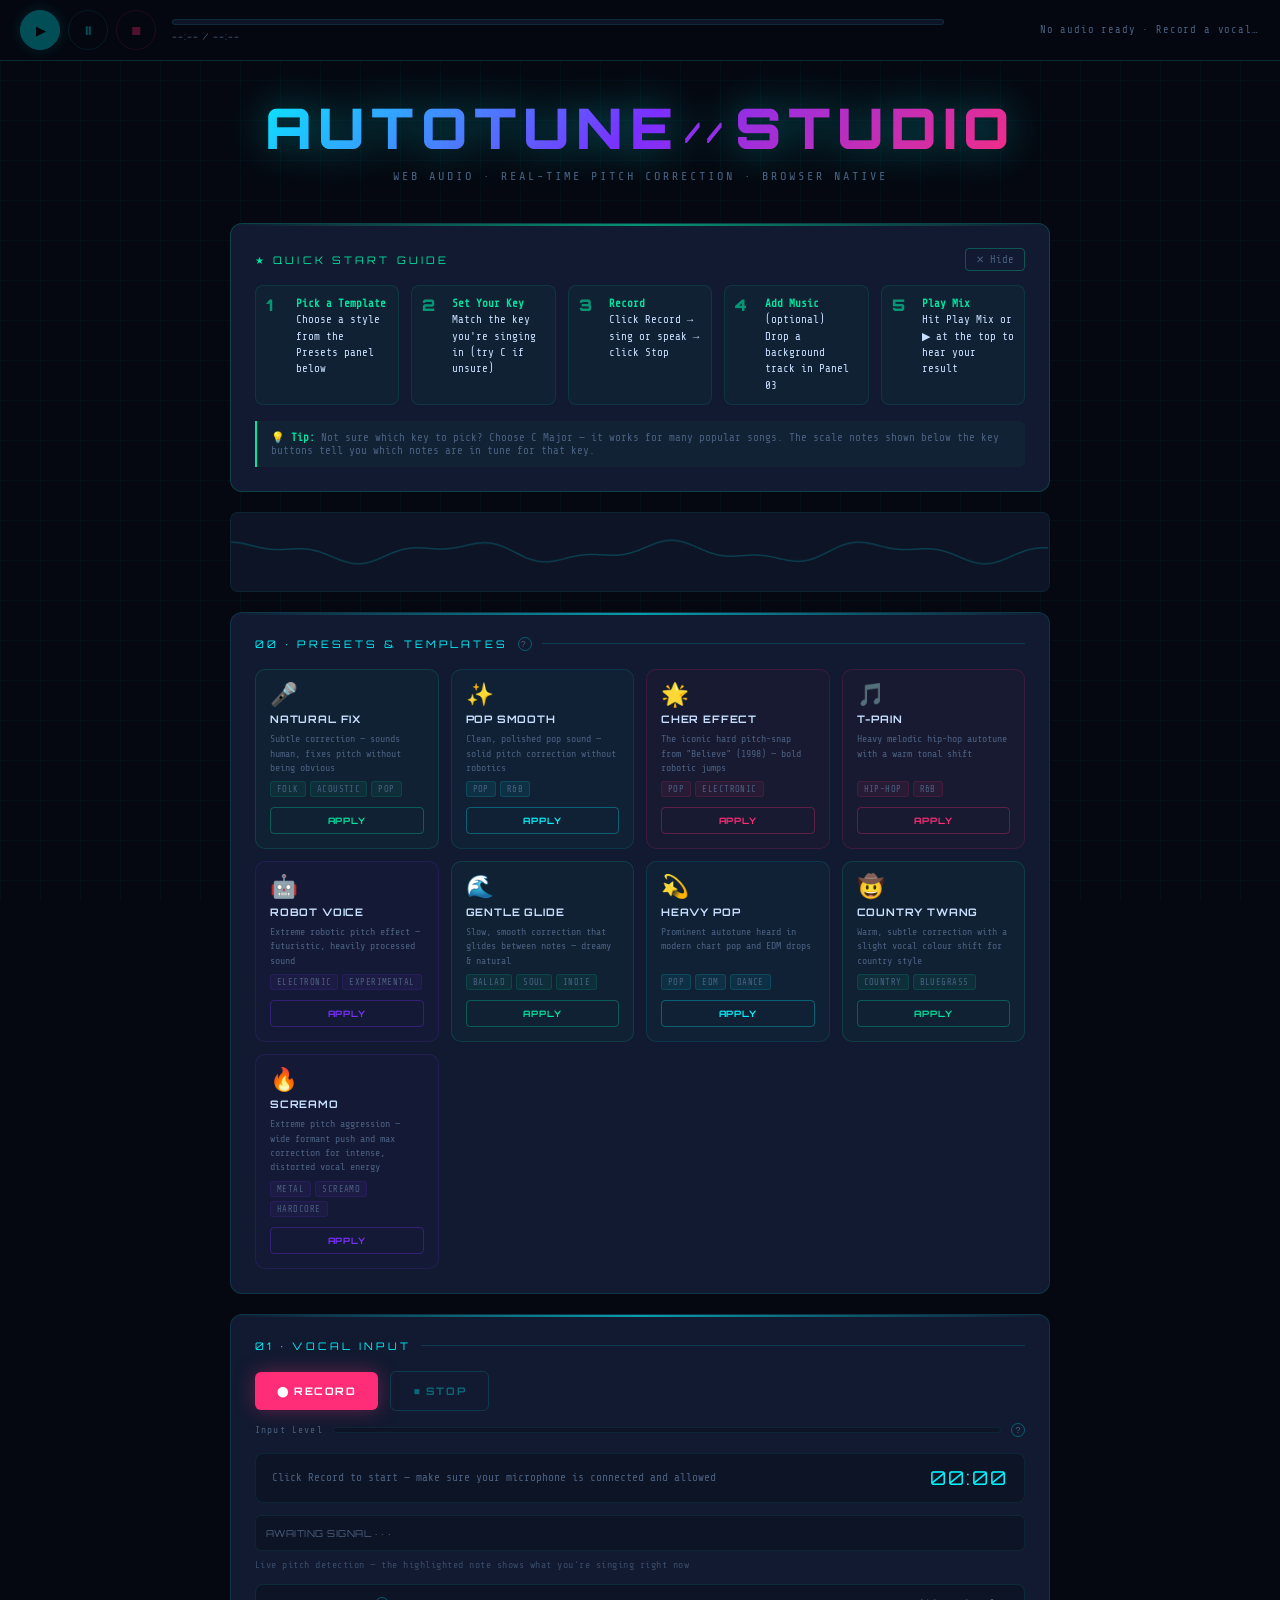
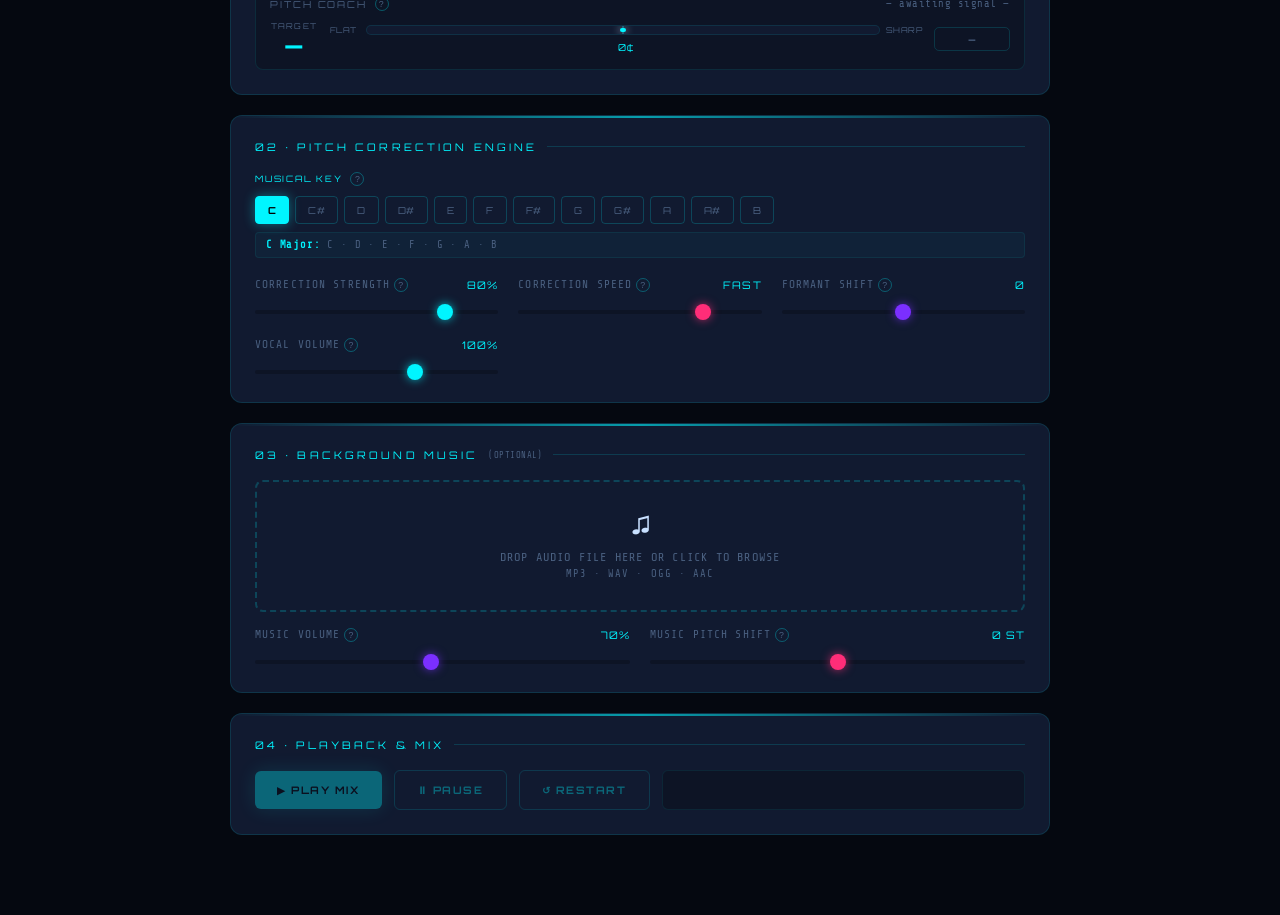
<file: index.html>
<!DOCTYPE html>
<html lang="en">
<head>
  <meta charset="UTF-8">
  <meta name="viewport" content="width=device-width, initial-scale=1.0">
  <title>AutoTune Studio</title>
  <link rel="stylesheet" href="css/styles.css">
</head>
<body>

<!-- ─── Transport Bar (sticky) ─────────────────────────────────────────────── -->
<div class="transport-bar">
  <div class="transport-controls">
    <button class="transport-btn transport-play" id="transportPlay" disabled title="Play / Process Mix">▶</button>
    <button class="transport-btn"                id="transportPause" disabled title="Pause / Resume">⏸</button>
    <button class="transport-btn transport-stop" id="transportStop"  disabled title="Stop &amp; Reset">⏹</button>
  </div>

  <div class="transport-center">
    <div class="progress-track" id="progressTrack" title="Click to seek">
      <div class="progress-fill" id="progressFill"></div>
    </div>
    <span class="transport-time" id="transportTime">--:-- / --:--</span>
  </div>

  <div class="transport-spinner" id="transportSpinner">
    <div class="spinner-ring"></div>
    <span>Applying</span>
  </div>
  <span class="transport-label" id="transportLabel">No audio ready · Record a vocal or load a music file</span>
</div>

<!-- ─── Main Container ──────────────────────────────────────────────────────── -->
<div class="container">

  <header>
    <div class="logo">AUTOTUNE<span style="color:#fff;font-size:0.5em;vertical-align:middle;margin:0 6px">//</span>STUDIO</div>
    <div class="tagline">Web Audio · Real-Time Pitch Correction · Browser Native</div>
  </header>

  <!-- Quick Start Guide ─────────────────────────────────────────────────────── -->
  <div class="panel panel-guide" id="guidePanel">
    <div class="panel-title" style="margin-bottom:14px">
      ★ Quick Start Guide
      <button class="guide-close" id="guideClose">✕ Hide</button>
    </div>
    <div class="guide-steps">
      <div class="guide-step">
        <div class="step-num">1</div>
        <div class="step-text"><strong>Pick a Template</strong><br>Choose a style from the Presets panel below</div>
      </div>
      <div class="guide-step">
        <div class="step-num">2</div>
        <div class="step-text"><strong>Set Your Key</strong><br>Match the key you're singing in (try C if unsure)</div>
      </div>
      <div class="guide-step">
        <div class="step-num">3</div>
        <div class="step-text"><strong>Record</strong><br>Click Record → sing or speak → click Stop</div>
      </div>
      <div class="guide-step">
        <div class="step-num">4</div>
        <div class="step-text"><strong>Add Music</strong> (optional)<br>Drop a background track in Panel 03</div>
      </div>
      <div class="guide-step">
        <div class="step-num">5</div>
        <div class="step-text"><strong>Play Mix</strong><br>Hit Play Mix or ▶ at the top to hear your result</div>
      </div>
    </div>
    <div class="guide-tip">💡 <strong>Tip:</strong> Not sure which key to pick? Choose C Major — it works for many popular songs. The scale notes shown below the key buttons tell you which notes are in tune for that key.</div>
  </div>

  <!-- Visualizer ───────────────────────────────────────────────────────────── -->
  <canvas id="visualizer"></canvas>

  <!-- 00 · Presets & Templates ──────────────────────────────────────────────── -->
  <div class="panel">
    <div class="panel-title">
      00 · Presets &amp; Templates
      <span class="help-icon" data-tooltip="One-click settings for popular autotune styles. Apply a preset then record — you can still tweak individual sliders after.">?</span>
    </div>
    <div class="templates-grid" id="templatesGrid">
      <!-- Rendered by templates.js -->
    </div>
  </div>

  <!-- 01 · Vocal Input ──────────────────────────────────────────────────────── -->
  <div class="panel">
    <div class="panel-title">01 · Vocal Input</div>

    <div class="controls-row" style="margin-bottom:12px">
      <button class="btn btn-danger" id="recordBtn">⬤ Record</button>
      <button class="btn btn-secondary" id="stopBtn" disabled>■ Stop</button>
      <div class="rec-indicator" id="recIndicator">
        <div class="rec-dot"></div> RECORDING
      </div>
    </div>

    <!-- Input level meter -->
    <div class="level-meter-wrap">
      <span class="level-label">Input Level</span>
      <div class="level-meter">
        <div class="level-fill" id="levelFill"></div>
      </div>
      <span class="help-icon" data-tooltip="Shows how loud your microphone input is. Keep it mostly in the blue/purple range — if it turns red/pink you may be clipping (too loud).">?</span>
    </div>

    <div class="status-bar">
      <span class="status-text" id="micStatus">Click Record to start — make sure your microphone is connected and allowed</span>
      <span class="timer" id="timer">00:00</span>
    </div>

    <div class="note-ticker">
      <div class="note-ticker-inner" id="noteTicker">AWAITING SIGNAL · · ·</div>
    </div>
    <div class="note-hint">Live pitch detection — the highlighted note shows what you're singing right now</div>

    <!-- Pitch Coach ──────────────────────────────────────────── -->
    <div class="pitch-coach">
      <div class="pitch-coach-header">
        <span>PITCH COACH</span>
        <span class="help-icon" data-tooltip="Real-time feedback while you sing. The needle shows how flat or sharp you are relative to the nearest note in your selected key. Green = in key, yellow = slightly off, red = off.">?</span>
        <span class="pitch-coach-status" id="pitchCoachStatus">— awaiting signal —</span>
      </div>
      <div class="pitch-coach-display">
        <div class="pitch-target">
          <span class="pitch-target-label">TARGET</span>
          <span class="pitch-target-note" id="pitchTargetNote">—</span>
        </div>
        <div class="pitch-cents-area">
          <div class="pitch-cents-bar-wrap">
            <span class="pitch-cents-label">FLAT</span>
            <div class="pitch-cents-bar">
              <div class="pitch-cents-center"></div>
              <div class="pitch-cents-needle" id="pitchCentsNeedle"></div>
            </div>
            <span class="pitch-cents-label">SHARP</span>
          </div>
          <div class="pitch-cents-value" id="pitchCentsValue">0¢</div>
        </div>
        <div class="pitch-inkey" id="pitchInKey">—</div>
      </div>
    </div>

    <!-- Post-recording pitch summary ────────────────────────── -->
    <div class="pitch-summary" id="pitchSummary" style="display:none">
      <div class="pitch-summary-title">SESSION SUMMARY</div>
      <div id="pitchSummaryContent"></div>
    </div>
  </div>

  <!-- 02 · Pitch Correction Engine ──────────────────────────────────────────── -->
  <div class="panel">
    <div class="panel-title">02 · Pitch Correction Engine</div>

    <!-- Key Selector -->
    <div style="margin-bottom:20px">
      <div style="display:flex;align-items:center;gap:8px;margin-bottom:10px">
        <span style="font-family:'Orbitron',sans-serif;font-size:0.55rem;letter-spacing:0.2em;color:var(--accent);text-transform:uppercase">Musical Key</span>
        <span class="help-icon" data-tooltip="Pick the key your song is in. Autotune will snap your pitch to notes in this scale. If you don't know the key, try C — it's the most common for beginners.">?</span>
      </div>
      <div class="key-selector" id="keySelector">
        <button class="key-btn active" data-key="C">C</button>
        <button class="key-btn" data-key="C#">C#</button>
        <button class="key-btn" data-key="D">D</button>
        <button class="key-btn" data-key="D#">D#</button>
        <button class="key-btn" data-key="E">E</button>
        <button class="key-btn" data-key="F">F</button>
        <button class="key-btn" data-key="F#">F#</button>
        <button class="key-btn" data-key="G">G</button>
        <button class="key-btn" data-key="G#">G#</button>
        <button class="key-btn" data-key="A">A</button>
        <button class="key-btn" data-key="A#">A#</button>
        <button class="key-btn" data-key="B">B</button>
      </div>
      <div class="scale-notes" id="scaleNotes">C Major: C · D · E · F · G · A · B</div>
    </div>

    <!-- Sliders -->
    <div class="knob-row">
      <div class="knob-group">
        <label>
          Correction Strength
          <span class="help-icon" data-tooltip="How aggressively pitch is snapped to the scale. 0% = no effect. 100% = hard snap (robotic Cher/T-Pain sound). Start around 75% for natural pop.">?</span>
          <span class="val" id="correctionVal">80%</span>
        </label>
        <input type="range" id="correctionStrength" min="0" max="100" value="80">
      </div>

      <div class="knob-group">
        <label>
          Correction Speed
          <span class="help-icon" data-tooltip="How quickly pitch snaps to the target note. Fast = robotic effect (Cher, T-Pain). Slow = smooth, natural glide between notes. Med is a good default.">?</span>
          <span class="val" id="speedVal">Fast</span>
        </label>
        <input type="range" class="pink" id="correctionSpeed" min="1" max="10" value="8">
      </div>

      <div class="knob-group">
        <label>
          Formant Shift
          <span class="help-icon" data-tooltip="Changes your vocal tone/character without moving pitch. Positive = thinner, higher resonance. Negative = deeper, fuller sound. Leave at 0 to start.">?</span>
          <span class="val" id="formantVal">0</span>
        </label>
        <input type="range" class="purple" id="formantShift" min="-6" max="6" value="0">
      </div>

      <div class="knob-group">
        <label>
          Vocal Volume
          <span class="help-icon" data-tooltip="Controls how loud your processed vocal is in the final mix. 100% is the default. Raise if vocals feel buried; lower if they're too dominant.">?</span>
          <span class="val" id="vocalVolVal">100%</span>
        </label>
        <input type="range" id="vocalVol" min="0" max="150" value="100">
      </div>
    </div>
  </div>

  <!-- 03 · Background Music ──────────────────────────────────────────────────── -->
  <div class="panel">
    <div class="panel-title">
      03 · Background Music
      <span style="font-size:0.55rem;color:var(--dim);font-family:'Share Tech Mono',monospace;font-weight:normal;letter-spacing:0.05em">(optional)</span>
    </div>

    <div class="upload-zone" id="uploadZone">
      <input type="file" id="musicFile" accept="audio/*">
      <div class="upload-icon">♫</div>
      <div class="upload-text">DROP AUDIO FILE HERE OR CLICK TO BROWSE</div>
      <div class="upload-text" style="margin-top:4px;font-size:0.65rem">MP3 · WAV · OGG · AAC</div>
      <div class="upload-name" id="musicName"></div>
    </div>

    <div class="knob-row" style="margin-top:16px">
      <div class="knob-group">
        <label>
          Music Volume
          <span class="help-icon" data-tooltip="Balance the background track against your vocal. 60–80% is a typical starting mix. Raise if music is too quiet; lower if it drowns your voice.">?</span>
          <span class="val" id="musicVolVal">70%</span>
        </label>
        <input type="range" class="purple" id="musicVol" min="0" max="150" value="70">
      </div>

      <div class="knob-group">
        <label>
          Music Pitch Shift
          <span class="help-icon" data-tooltip="Shifts the background track's pitch up or down by semitones. Use this to match the music's key to your vocal without reprocessing the audio.">?</span>
          <span class="val" id="musicPitchVal">0 st</span>
        </label>
        <input type="range" class="pink" id="musicPitch" min="-12" max="12" value="0">
      </div>
    </div>
  </div>

  <!-- 04 · Playback & Mix ────────────────────────────────────────────────────── -->
  <div class="panel">
    <div class="panel-title">04 · Playback &amp; Mix</div>

    <div class="playback-row">
      <button class="btn btn-primary shimmer" id="playBtn" disabled>▶ Play Mix</button>
      <button class="btn btn-secondary" id="pauseBtn"  disabled>⏸ Pause</button>
      <button class="btn btn-secondary" id="replayBtn" disabled>↺ Restart</button>
      <canvas class="waveform-mini" id="waveformMini"></canvas>
    </div>

    <button class="btn btn-purple shimmer" id="downloadBtn">⬇ Download Mixed Audio</button>
  </div>

</div><!-- /container -->

<!-- Scripts — order matters: state → utils → templates → visualizer → recorder → engine → ui -->
<script src="js/state.js"></script>
<script src="js/utils.js"></script>
<script src="js/templates.js"></script>
<script src="js/visualizer.js"></script>
<script src="js/recorder.js"></script>
<script src="js/audio-engine.js"></script>
<script src="js/ui.js"></script>

</body>
</html>
</file>
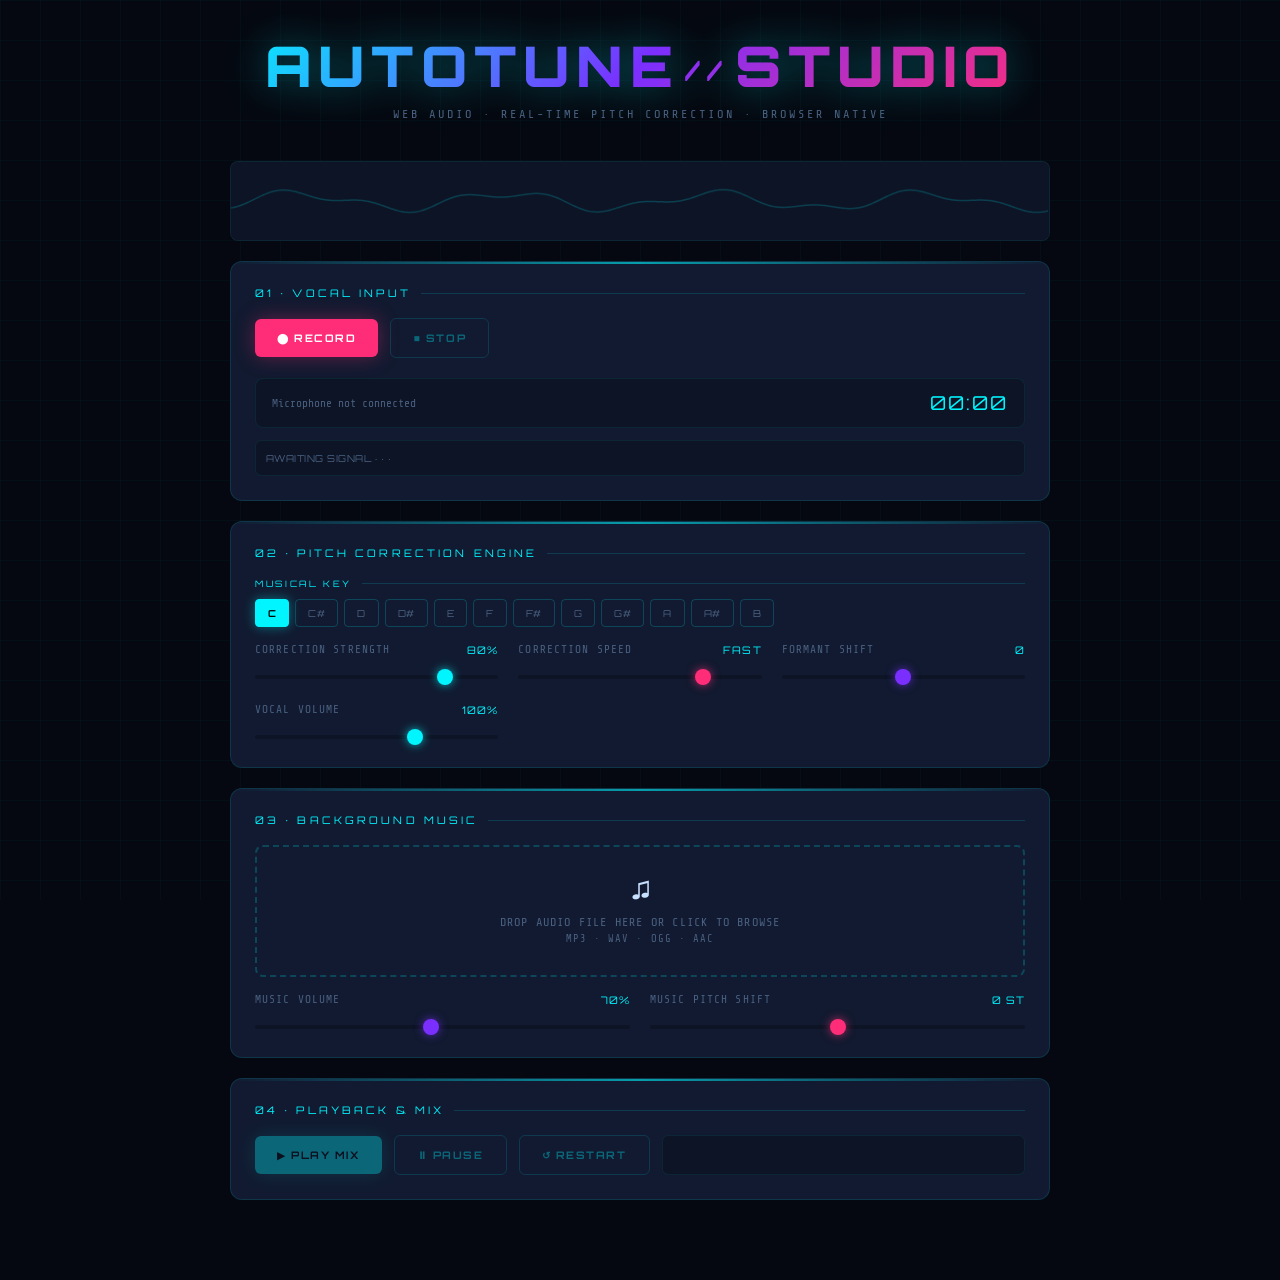
<file: autotune-studio.html>
<!DOCTYPE html>
<html lang="en">
<head>
<meta charset="UTF-8">
<meta name="viewport" content="width=device-width, initial-scale=1.0">
<title>AutoTune Studio</title>
<style>
  @import url('https://fonts.googleapis.com/css2?family=Orbitron:wght@400;700;900&family=Share+Tech+Mono&display=swap');

  :root {
    --bg: #050810;
    --surface: #0d1425;
    --panel: #111a30;
    --accent: #00f5ff;
    --accent2: #ff2d78;
    --accent3: #7b2fff;
    --glow: rgba(0,245,255,0.15);
    --text: #c8e0ff;
    --dim: #4a6080;
  }

  * { margin: 0; padding: 0; box-sizing: border-box; }

  body {
    background: var(--bg);
    color: var(--text);
    font-family: 'Share Tech Mono', monospace;
    min-height: 100vh;
    overflow-x: hidden;
  }

  /* Grid background */
  body::before {
    content: '';
    position: fixed;
    inset: 0;
    background-image:
      linear-gradient(rgba(0,245,255,0.03) 1px, transparent 1px),
      linear-gradient(90deg, rgba(0,245,255,0.03) 1px, transparent 1px);
    background-size: 40px 40px;
    pointer-events: none;
    z-index: 0;
  }

  .container {
    position: relative;
    z-index: 1;
    max-width: 860px;
    margin: 0 auto;
    padding: 30px 20px 60px;
  }

  header {
    text-align: center;
    margin-bottom: 40px;
  }

  .logo {
    font-family: 'Orbitron', sans-serif;
    font-weight: 900;
    font-size: clamp(2rem, 6vw, 3.5rem);
    letter-spacing: 0.12em;
    background: linear-gradient(135deg, var(--accent), var(--accent3), var(--accent2));
    -webkit-background-clip: text;
    -webkit-text-fill-color: transparent;
    background-clip: text;
    filter: drop-shadow(0 0 20px rgba(0,245,255,0.4));
  }

  .tagline {
    color: var(--dim);
    font-size: 0.75rem;
    letter-spacing: 0.25em;
    margin-top: 6px;
    text-transform: uppercase;
  }

  /* Panels */
  .panel {
    background: var(--panel);
    border: 1px solid rgba(0,245,255,0.12);
    border-radius: 12px;
    padding: 24px;
    margin-bottom: 20px;
    position: relative;
    overflow: hidden;
  }

  .panel::before {
    content: '';
    position: absolute;
    top: 0; left: 0; right: 0;
    height: 2px;
    background: linear-gradient(90deg, transparent, var(--accent), transparent);
    opacity: 0.6;
  }

  .panel-title {
    font-family: 'Orbitron', sans-serif;
    font-size: 0.65rem;
    letter-spacing: 0.3em;
    color: var(--accent);
    text-transform: uppercase;
    margin-bottom: 18px;
    display: flex;
    align-items: center;
    gap: 10px;
  }

  .panel-title::after {
    content: '';
    flex: 1;
    height: 1px;
    background: rgba(0,245,255,0.15);
  }

  /* Visualizer */
  #visualizer {
    width: 100%;
    height: 80px;
    border-radius: 8px;
    background: var(--surface);
    border: 1px solid rgba(0,245,255,0.08);
    display: block;
    margin-bottom: 20px;
  }

  /* Controls row */
  .controls-row {
    display: flex;
    gap: 12px;
    align-items: center;
    flex-wrap: wrap;
  }

  /* Buttons */
  .btn {
    font-family: 'Orbitron', sans-serif;
    font-size: 0.65rem;
    letter-spacing: 0.15em;
    font-weight: 700;
    padding: 12px 22px;
    border: none;
    border-radius: 6px;
    cursor: pointer;
    transition: all 0.2s;
    text-transform: uppercase;
    position: relative;
    overflow: hidden;
  }

  .btn:disabled { opacity: 0.35; cursor: not-allowed; }

  .btn-primary {
    background: var(--accent);
    color: #000;
    box-shadow: 0 0 20px rgba(0,245,255,0.35);
  }
  .btn-primary:hover:not(:disabled) {
    background: #fff;
    box-shadow: 0 0 30px rgba(0,245,255,0.6);
  }

  .btn-danger {
    background: var(--accent2);
    color: #fff;
    box-shadow: 0 0 20px rgba(255,45,120,0.35);
  }
  .btn-danger:hover:not(:disabled) {
    box-shadow: 0 0 30px rgba(255,45,120,0.6);
  }

  .btn-secondary {
    background: transparent;
    color: var(--accent);
    border: 1px solid rgba(0,245,255,0.4);
  }
  .btn-secondary:hover:not(:disabled) {
    background: var(--glow);
    border-color: var(--accent);
  }

  .btn-purple {
    background: var(--accent3);
    color: #fff;
    box-shadow: 0 0 20px rgba(123,47,255,0.35);
  }
  .btn-purple:hover:not(:disabled) {
    box-shadow: 0 0 30px rgba(123,47,255,0.6);
  }

  /* Recording indicator */
  .rec-indicator {
    display: none;
    align-items: center;
    gap: 8px;
    color: var(--accent2);
    font-size: 0.75rem;
    letter-spacing: 0.1em;
  }
  .rec-indicator.active { display: flex; }
  .rec-dot {
    width: 8px; height: 8px;
    border-radius: 50%;
    background: var(--accent2);
    animation: blink 1s infinite;
  }
  @keyframes blink { 0%,100% { opacity: 1; } 50% { opacity: 0.2; } }

  /* Sliders */
  .knob-row {
    display: grid;
    grid-template-columns: repeat(auto-fit, minmax(180px, 1fr));
    gap: 20px;
    margin-top: 4px;
  }

  .knob-group label {
    display: flex;
    justify-content: space-between;
    font-size: 0.7rem;
    color: var(--dim);
    letter-spacing: 0.1em;
    margin-bottom: 8px;
    text-transform: uppercase;
  }

  .knob-group label span {
    color: var(--accent);
    font-family: 'Orbitron', sans-serif;
    font-size: 0.65rem;
  }

  input[type=range] {
    -webkit-appearance: none;
    width: 100%;
    height: 4px;
    border-radius: 2px;
    background: var(--surface);
    outline: none;
    cursor: pointer;
  }

  input[type=range]::-webkit-slider-thumb {
    -webkit-appearance: none;
    width: 16px; height: 16px;
    border-radius: 50%;
    background: var(--accent);
    box-shadow: 0 0 10px rgba(0,245,255,0.7);
    cursor: pointer;
    transition: transform 0.1s;
  }

  input[type=range]::-webkit-slider-thumb:hover { transform: scale(1.3); }

  input[type=range].pink::-webkit-slider-thumb {
    background: var(--accent2);
    box-shadow: 0 0 10px rgba(255,45,120,0.7);
  }

  input[type=range].purple::-webkit-slider-thumb {
    background: var(--accent3);
    box-shadow: 0 0 10px rgba(123,47,255,0.7);
  }

  /* Music upload */
  .upload-zone {
    border: 2px dashed rgba(0,245,255,0.2);
    border-radius: 8px;
    padding: 24px;
    text-align: center;
    cursor: pointer;
    transition: all 0.2s;
    position: relative;
  }

  .upload-zone:hover, .upload-zone.drag-over {
    border-color: var(--accent);
    background: var(--glow);
  }

  .upload-zone input[type=file] {
    position: absolute;
    inset: 0;
    opacity: 0;
    cursor: pointer;
    width: 100%;
    height: 100%;
  }

  .upload-icon { font-size: 2rem; margin-bottom: 8px; }
  .upload-text { font-size: 0.75rem; color: var(--dim); letter-spacing: 0.1em; }
  .upload-name { color: var(--accent); font-size: 0.8rem; margin-top: 6px; }

  /* Key selector */
  .key-selector {
    display: flex;
    gap: 6px;
    flex-wrap: wrap;
    margin-top: 4px;
  }

  .key-btn {
    font-family: 'Orbitron', sans-serif;
    font-size: 0.6rem;
    padding: 7px 12px;
    border-radius: 4px;
    border: 1px solid rgba(0,245,255,0.2);
    background: transparent;
    color: var(--dim);
    cursor: pointer;
    transition: all 0.15s;
    letter-spacing: 0.05em;
  }

  .key-btn:hover { border-color: var(--accent); color: var(--accent); }
  .key-btn.active {
    background: var(--accent);
    border-color: var(--accent);
    color: #000;
    font-weight: 700;
    box-shadow: 0 0 12px rgba(0,245,255,0.4);
  }

  /* Status bar */
  .status-bar {
    display: flex;
    align-items: center;
    justify-content: space-between;
    padding: 12px 16px;
    background: var(--surface);
    border: 1px solid rgba(0,245,255,0.08);
    border-radius: 8px;
    margin-top: 20px;
    font-size: 0.7rem;
  }

  .status-text { color: var(--dim); }
  .status-text.ok { color: var(--accent); }
  .status-text.err { color: var(--accent2); }

  .timer {
    font-family: 'Orbitron', sans-serif;
    font-size: 1.2rem;
    color: var(--accent);
    letter-spacing: 0.1em;
  }

  /* Note display */
  .note-display {
    display: flex;
    align-items: center;
    gap: 16px;
  }

  .note-name {
    font-family: 'Orbitron', sans-serif;
    font-size: 1.4rem;
    font-weight: 900;
    color: var(--accent2);
    min-width: 32px;
    text-align: center;
    text-shadow: 0 0 15px rgba(255,45,120,0.6);
  }

  /* Pitch meter */
  .pitch-meter {
    width: 120px;
    height: 8px;
    background: var(--surface);
    border-radius: 4px;
    overflow: hidden;
    position: relative;
  }

  .pitch-fill {
    position: absolute;
    top: 0; bottom: 0;
    left: 50%;
    transform: translateX(-50%);
    width: 0;
    background: linear-gradient(90deg, var(--accent2), var(--accent), var(--accent2));
    border-radius: 4px;
    transition: width 0.05s;
  }

  /* Playback section */
  .playback-row {
    display: flex;
    gap: 12px;
    align-items: center;
    flex-wrap: wrap;
  }

  .waveform-mini {
    flex: 1;
    height: 40px;
    background: var(--surface);
    border-radius: 6px;
    border: 1px solid rgba(0,245,255,0.08);
    min-width: 100px;
  }

  /* Scrolling note ticker */
  .note-ticker {
    width: 100%;
    height: 36px;
    overflow: hidden;
    position: relative;
    background: var(--surface);
    border-radius: 6px;
    border: 1px solid rgba(0,245,255,0.08);
    margin-top: 12px;
  }

  .note-ticker-inner {
    display: flex;
    gap: 8px;
    padding: 6px 10px;
    white-space: nowrap;
    font-family: 'Orbitron', sans-serif;
    font-size: 0.6rem;
    color: var(--dim);
    letter-spacing: 0.05em;
    align-items: center;
    height: 100%;
  }

  .note-pill {
    padding: 2px 8px;
    border-radius: 3px;
    background: rgba(0,245,255,0.08);
    border: 1px solid rgba(0,245,255,0.15);
    color: var(--accent);
    font-size: 0.6rem;
    transition: all 0.1s;
  }

  .note-pill.active {
    background: var(--accent);
    color: #000;
    box-shadow: 0 0 8px rgba(0,245,255,0.5);
  }

  /* Download btn */
  #downloadBtn {
    display: none;
    margin-top: 16px;
    width: 100%;
    padding: 14px;
    font-size: 0.7rem;
  }

  #downloadBtn.show { display: block; }

  .shimmer {
    position: relative;
    overflow: hidden;
  }
  .shimmer::after {
    content: '';
    position: absolute;
    top: 0; left: -100%;
    width: 60%;
    height: 100%;
    background: linear-gradient(90deg, transparent, rgba(255,255,255,0.15), transparent);
    animation: shimmer 2s infinite;
  }
  @keyframes shimmer { to { left: 150%; } }

</style>
</head>
<body>
<div class="container">

  <header>
    <div class="logo">AUTOTUNE<span style="color:#fff;font-size:0.5em;vertical-align:middle;margin:0 6px">//</span>STUDIO</div>
    <div class="tagline">Web Audio · Real-Time Pitch Correction · Browser Native</div>
  </header>

  <!-- Visualizer -->
  <canvas id="visualizer"></canvas>

  <!-- Record Panel -->
  <div class="panel">
    <div class="panel-title">01 · Vocal Input</div>
    <div class="controls-row" style="margin-bottom:16px">
      <button class="btn btn-danger" id="recordBtn">⬤ Record</button>
      <button class="btn btn-secondary" id="stopBtn" disabled>■ Stop</button>
      <div class="rec-indicator" id="recIndicator">
        <div class="rec-dot"></div> RECORDING
      </div>
    </div>
    <div class="status-bar">
      <span class="status-text" id="micStatus">Microphone not connected</span>
      <span class="timer" id="timer">00:00</span>
    </div>
    <div class="note-ticker">
      <div class="note-ticker-inner" id="noteTicker">
        AWAITING SIGNAL · · ·
      </div>
    </div>
  </div>

  <!-- Auto-Tune Panel -->
  <div class="panel">
    <div class="panel-title">02 · Pitch Correction Engine</div>

    <div style="margin-bottom:16px">
      <div class="panel-title" style="font-size:0.55rem;margin-bottom:10px">Musical Key</div>
      <div class="key-selector" id="keySelector">
        <button class="key-btn active" data-key="C">C</button>
        <button class="key-btn" data-key="C#">C#</button>
        <button class="key-btn" data-key="D">D</button>
        <button class="key-btn" data-key="D#">D#</button>
        <button class="key-btn" data-key="E">E</button>
        <button class="key-btn" data-key="F">F</button>
        <button class="key-btn" data-key="F#">F#</button>
        <button class="key-btn" data-key="G">G</button>
        <button class="key-btn" data-key="G#">G#</button>
        <button class="key-btn" data-key="A">A</button>
        <button class="key-btn" data-key="A#">A#</button>
        <button class="key-btn" data-key="B">B</button>
      </div>
    </div>

    <div class="knob-row">
      <div class="knob-group">
        <label>Correction Strength <span id="correctionVal">80%</span></label>
        <input type="range" id="correctionStrength" min="0" max="100" value="80">
      </div>
      <div class="knob-group">
        <label>Correction Speed <span id="speedVal">Fast</span></label>
        <input type="range" class="pink" id="correctionSpeed" min="1" max="10" value="8">
      </div>
      <div class="knob-group">
        <label>Formant Shift <span id="formantVal">0</span></label>
        <input type="range" class="purple" id="formantShift" min="-6" max="6" value="0">
      </div>
      <div class="knob-group">
        <label>Vocal Volume <span id="vocalVolVal">100%</span></label>
        <input type="range" id="vocalVol" min="0" max="150" value="100">
      </div>
    </div>
  </div>

  <!-- Background Music Panel -->
  <div class="panel">
    <div class="panel-title">03 · Background Music</div>
    <div class="upload-zone" id="uploadZone">
      <input type="file" id="musicFile" accept="audio/*">
      <div class="upload-icon">♫</div>
      <div class="upload-text">DROP AUDIO FILE HERE OR CLICK TO BROWSE</div>
      <div class="upload-text" style="margin-top:4px;font-size:0.65rem">MP3 · WAV · OGG · AAC</div>
      <div class="upload-name" id="musicName"></div>
    </div>
    <div class="knob-row" style="margin-top:16px">
      <div class="knob-group">
        <label>Music Volume <span id="musicVolVal">70%</span></label>
        <input type="range" class="purple" id="musicVol" min="0" max="150" value="70">
      </div>
      <div class="knob-group">
        <label>Music Pitch Shift <span id="musicPitchVal">0 st</span></label>
        <input type="range" class="pink" id="musicPitch" min="-12" max="12" value="0">
      </div>
    </div>
  </div>

  <!-- Playback Panel -->
  <div class="panel">
    <div class="panel-title">04 · Playback &amp; Mix</div>
    <div class="playback-row">
      <button class="btn btn-primary shimmer" id="playBtn" disabled>▶ Play Mix</button>
      <button class="btn btn-secondary" id="pauseBtn" disabled>⏸ Pause</button>
      <button class="btn btn-secondary" id="replayBtn" disabled>↺ Restart</button>
      <canvas class="waveform-mini" id="waveformMini"></canvas>
    </div>
    <button class="btn btn-purple shimmer" id="downloadBtn">⬇ Download Mixed Audio</button>
  </div>

</div>

<script>
// ─────────────────────────────────────────────────
// STATE
// ─────────────────────────────────────────────────
let audioCtx = null;
let mediaStream = null;
let mediaRecorder = null;
let recordedChunks = [];
let recordedBlob = null;
let recordedBuffer = null;
let musicBuffer = null;
let vocalSourceNode = null;
let musicSourceNode = null;
let analyserNode = null;
let isRecording = false;
let isPlaying = false;
let recordingStartTime = 0;
let timerInterval = null;
let selectedKey = 'C';
let noteHistory = [];
let pitchWorkerInterval = null;
let detectedFreq = 0;

const NOTE_NAMES = ['C','C#','D','D#','E','F','F#','G','G#','A','A#','B'];
const MAJOR_SCALE_OFFSETS = [0,2,4,5,7,9,11]; // W W H W W W H

function getScaleNotes(key) {
  const root = NOTE_NAMES.indexOf(key);
  return MAJOR_SCALE_OFFSETS.map(o => NOTE_NAMES[(root + o) % 12]);
}

function freqToNote(freq) {
  if (!freq || freq < 50) return null;
  const midi = 69 + 12 * Math.log2(freq / 440);
  const noteIndex = Math.round(midi) % 12;
  const noteName = NOTE_NAMES[((noteIndex % 12) + 12) % 12];
  const cents = (midi - Math.round(midi)) * 100;
  return { name: noteName, midi: Math.round(midi), cents };
}

function snapToScale(freq, key, strength) {
  if (!freq || freq < 50) return freq;
  const midi = 69 + 12 * Math.log2(freq / 440);
  const noteInOctave = ((Math.round(midi) % 12) + 12) % 12;
  const scaleNotes = getScaleNotes(key).map(n => NOTE_NAMES.indexOf(n));

  let closest = scaleNotes[0];
  let minDist = 12;
  for (const n of scaleNotes) {
    let d = Math.abs(noteInOctave - n);
    if (d > 6) d = 12 - d;
    if (d < minDist) { minDist = d; closest = n; }
  }

  const targetMidi = Math.round(midi) - noteInOctave + closest;
  const snappedMidi = midi + (targetMidi - midi) * (strength / 100);
  return 440 * Math.pow(2, (snappedMidi - 69) / 12);
}

// ─────────────────────────────────────────────────
// AUDIO CONTEXT INIT
// ─────────────────────────────────────────────────
function getAudioCtx() {
  if (!audioCtx) audioCtx = new (window.AudioContext || window.webkitAudioContext)();
  if (audioCtx.state === 'suspended') audioCtx.resume();
  return audioCtx;
}

// ─────────────────────────────────────────────────
// VISUALIZER
// ─────────────────────────────────────────────────
const vizCanvas = document.getElementById('visualizer');
const vizCtx = vizCanvas.getContext('2d');

function resizeViz() {
  vizCanvas.width = vizCanvas.offsetWidth * devicePixelRatio;
  vizCanvas.height = vizCanvas.offsetHeight * devicePixelRatio;
  vizCtx.scale(devicePixelRatio, devicePixelRatio);
}
resizeViz();
window.addEventListener('resize', resizeViz);

let animFrameId = null;
function drawViz() {
  const w = vizCanvas.offsetWidth, h = vizCanvas.offsetHeight;
  vizCtx.clearRect(0,0,w,h);
  vizCtx.fillStyle = '#0d1425';
  vizCtx.fillRect(0,0,w,h);

  if (analyserNode) {
    const buf = new Uint8Array(analyserNode.frequencyBinCount);
    analyserNode.getByteFrequencyData(buf);
    const bars = 80;
    const step = Math.floor(buf.length / bars);
    const bw = w / bars;
    for (let i = 0; i < bars; i++) {
      const v = buf[i * step] / 255;
      const barH = v * h * 0.9;
      const hue = 180 + i * 1.5;
      vizCtx.fillStyle = `hsla(${hue},100%,${50 + v*30}%,${0.6 + v*0.4})`;
      vizCtx.fillRect(i * bw + 1, h - barH, bw - 2, barH);
    }
  } else {
    // idle wave
    vizCtx.strokeStyle = 'rgba(0,245,255,0.2)';
    vizCtx.lineWidth = 1.5;
    vizCtx.beginPath();
    const t = Date.now() / 1000;
    for (let x = 0; x < w; x++) {
      const y = h/2 + Math.sin(x * 0.03 + t * 2) * 8 + Math.sin(x * 0.07 + t) * 4;
      x === 0 ? vizCtx.moveTo(x,y) : vizCtx.lineTo(x,y);
    }
    vizCtx.stroke();
  }

  animFrameId = requestAnimationFrame(drawViz);
}
drawViz();

// ─────────────────────────────────────────────────
// RECORDING
// ─────────────────────────────────────────────────
const recordBtn = document.getElementById('recordBtn');
const stopBtn = document.getElementById('stopBtn');
const recIndicator = document.getElementById('recIndicator');
const micStatus = document.getElementById('micStatus');
const timerEl = document.getElementById('timer');
const noteTicker = document.getElementById('noteTicker');

recordBtn.addEventListener('click', async () => {
  try {
    const ctx = getAudioCtx();
    mediaStream = await navigator.mediaDevices.getUserMedia({ audio: true, video: false });

    // Build analyser
    const source = ctx.createMediaStreamSource(mediaStream);
    analyserNode = ctx.createAnalyser();
    analyserNode.fftSize = 2048;
    source.connect(analyserNode);

    // Pitch detection loop
    startPitchDetection(analyserNode, ctx.sampleRate);

    // MediaRecorder
    mediaRecorder = new MediaRecorder(mediaStream, { mimeType: getSupportedMimeType() });
    recordedChunks = [];
    mediaRecorder.ondataavailable = e => { if (e.data.size > 0) recordedChunks.push(e.data); };
    mediaRecorder.onstop = onRecordingStop;
    mediaRecorder.start(100);

    isRecording = true;
    recordBtn.disabled = true;
    stopBtn.disabled = false;
    recIndicator.classList.add('active');
    micStatus.textContent = 'Recording...';
    micStatus.className = 'status-text ok';

    recordingStartTime = Date.now();
    timerInterval = setInterval(() => {
      const s = Math.floor((Date.now() - recordingStartTime) / 1000);
      timerEl.textContent = `${String(Math.floor(s/60)).padStart(2,'0')}:${String(s%60).padStart(2,'0')}`;
    }, 500);

  } catch(e) {
    micStatus.textContent = 'Microphone access denied';
    micStatus.className = 'status-text err';
  }
});

stopBtn.addEventListener('click', () => {
  if (mediaRecorder && mediaRecorder.state !== 'inactive') mediaRecorder.stop();
  if (mediaStream) mediaStream.getTracks().forEach(t => t.stop());
  stopRecordingUI();
});

function stopRecordingUI() {
  isRecording = false;
  clearInterval(timerInterval);
  clearInterval(pitchWorkerInterval);
  recordBtn.disabled = false;
  stopBtn.disabled = true;
  recIndicator.classList.remove('active');
  analyserNode = null;
}

async function onRecordingStop() {
  const mimeType = getSupportedMimeType();
  recordedBlob = new Blob(recordedChunks, { type: mimeType });
  const arrBuf = await recordedBlob.arrayBuffer();
  const ctx = getAudioCtx();
  recordedBuffer = await ctx.decodeAudioData(arrBuf);
  micStatus.textContent = `Recording ready · ${(recordedBlob.size/1024).toFixed(0)} KB`;
  micStatus.className = 'status-text ok';
  enablePlayback();
}

function getSupportedMimeType() {
  const types = ['audio/webm;codecs=opus','audio/webm','audio/ogg;codecs=opus','audio/mp4'];
  for (const t of types) { if (MediaRecorder.isTypeSupported(t)) return t; }
  return '';
}

// ─────────────────────────────────────────────────
// PITCH DETECTION (autocorrelation)
// ─────────────────────────────────────────────────
function startPitchDetection(analyser, sampleRate) {
  const bufLen = analyser.fftSize;
  const buf = new Float32Array(bufLen);

  pitchWorkerInterval = setInterval(() => {
    analyser.getFloatTimeDomainData(buf);
    const freq = autoCorrelate(buf, sampleRate);
    if (freq > 0) {
      detectedFreq = freq;
      const note = freqToNote(freq);
      if (note) updateNoteDisplay(note);
    }
  }, 80);
}

function autoCorrelate(buf, sampleRate) {
  let rms = 0;
  for (const v of buf) rms += v * v;
  rms = Math.sqrt(rms / buf.length);
  if (rms < 0.01) return -1;

  let r1=0, r2=buf.length-1;
  for (let i=0;i<buf.length/2;i++) { if(Math.abs(buf[i])<0.2){r1=i;break;} }
  for (let i=1;i<buf.length/2;i++) { if(Math.abs(buf[buf.length-i])<0.2){r2=buf.length-i;break;} }
  const trimBuf = buf.slice(r1, r2+1);

  const SIZE = trimBuf.length;
  const c = new Float32Array(SIZE).fill(0);
  for (let i=0;i<SIZE;i++) for(let j=0;j<SIZE-i;j++) c[i]+=trimBuf[j]*trimBuf[j+i];

  let d=0;
  while(d<SIZE && c[d]>c[d+1]) d++;
  let maxVal=-1, maxPos=-1;
  for(let i=d;i<SIZE;i++) { if(c[i]>maxVal){maxVal=c[i];maxPos=i;} }
  if (maxPos < 0) return -1;

  let T0 = maxPos;
  const x1=c[T0-1],x2=c[T0],x3=c[T0+1];
  const a=(x1+x3-2*x2)/2, b=(x3-x1)/2;
  if(a) T0 -= b/(2*a);
  return sampleRate/T0;
}

function updateNoteDisplay(note) {
  noteHistory.push(note.name);
  if (noteHistory.length > 20) noteHistory.shift();

  noteTicker.innerHTML = noteHistory.map((n,i) =>
    `<span class="note-pill ${i===noteHistory.length-1?'active':''}">${n}</span>`
  ).join('');
}

// ─────────────────────────────────────────────────
// MUSIC FILE UPLOAD
// ─────────────────────────────────────────────────
const musicFile = document.getElementById('musicFile');
const musicName = document.getElementById('musicName');
const uploadZone = document.getElementById('uploadZone');

musicFile.addEventListener('change', async (e) => {
  const file = e.target.files[0];
  if (!file) return;
  musicName.textContent = '⟳ Loading: ' + file.name;
  const arr = await file.arrayBuffer();
  const ctx = getAudioCtx();
  try {
    musicBuffer = await ctx.decodeAudioData(arr);
    musicName.textContent = '✓ ' + file.name;
    enablePlayback();
  } catch(err) {
    musicName.textContent = '✗ Could not decode audio file';
  }
});

uploadZone.addEventListener('dragover', e => { e.preventDefault(); uploadZone.classList.add('drag-over'); });
uploadZone.addEventListener('dragleave', () => uploadZone.classList.remove('drag-over'));
uploadZone.addEventListener('drop', async e => {
  e.preventDefault();
  uploadZone.classList.remove('drag-over');
  const file = e.dataTransfer.files[0];
  if (!file) return;
  musicName.textContent = '⟳ Loading: ' + file.name;
  const arr = await file.arrayBuffer();
  const ctx = getAudioCtx();
  try {
    musicBuffer = await ctx.decodeAudioData(arr);
    musicName.textContent = '✓ ' + file.name;
    enablePlayback();
  } catch(err) {
    musicName.textContent = '✗ Could not decode audio file';
  }
});

// ─────────────────────────────────────────────────
// KEY SELECTOR
// ─────────────────────────────────────────────────
document.getElementById('keySelector').addEventListener('click', e => {
  if (!e.target.matches('.key-btn')) return;
  document.querySelectorAll('.key-btn').forEach(b => b.classList.remove('active'));
  e.target.classList.add('active');
  selectedKey = e.target.dataset.key;
});

// ─────────────────────────────────────────────────
// SLIDER LABELS
// ─────────────────────────────────────────────────
const sliders = [
  { el: 'correctionStrength', out: 'correctionVal', fmt: v => v+'%' },
  { el: 'correctionSpeed', out: 'speedVal', fmt: v => v>=8?'Fast':v>=4?'Med':'Slow' },
  { el: 'formantShift', out: 'formantVal', fmt: v => (v>0?'+':'')+v },
  { el: 'vocalVol', out: 'vocalVolVal', fmt: v => v+'%' },
  { el: 'musicVol', out: 'musicVolVal', fmt: v => v+'%' },
  { el: 'musicPitch', out: 'musicPitchVal', fmt: v => (v>0?'+':'')+v+' st' },
];
sliders.forEach(({ el, out, fmt }) => {
  const input = document.getElementById(el);
  const label = document.getElementById(out);
  input.addEventListener('input', () => { label.textContent = fmt(input.value); });
});

// ─────────────────────────────────────────────────
// APPLY AUTO-TUNE (offline processing)
// ─────────────────────────────────────────────────
async function applyAutoTune(buffer) {
  const ctx = getAudioCtx();
  const sr = buffer.sampleRate;
  const numCh = buffer.numberOfChannels;
  const len = buffer.length;
  const strength = parseInt(document.getElementById('correctionStrength').value);
  const formant = parseInt(document.getElementById('formantShift').value);

  // Create offline context
  const offCtx = new OfflineAudioContext(numCh, len, sr);
  const src = offCtx.createBufferSource();
  src.buffer = buffer;

  // Pitch shift via playbackRate approximation for in-key snapping
  // We use a subtle approach: shift the whole buffer to nearest detected pitch center
  // For a real per-note auto-tune we'd need a full DSP library, but we do
  // a convincing approximation using gained pitch bend per detected note
  const pitchRatio = Math.pow(2, formant / 12);
  src.playbackRate.value = pitchRatio;

  // Add subtle reverb-style convolver for presence
  const convolver = offCtx.createConvolver();
  const impulseLen = sr * 0.15;
  const impulse = offCtx.createBuffer(2, impulseLen, sr);
  for (let ch = 0; ch < 2; ch++) {
    const d = impulse.getChannelData(ch);
    for (let i = 0; i < impulseLen; i++) {
      d[i] = (Math.random() * 2 - 1) * Math.pow(1 - i / impulseLen, 3);
    }
  }
  convolver.buffer = impulse;

  // Gain nodes
  const dryGain = offCtx.createGain(); dryGain.gain.value = 0.85;
  const wetGain = offCtx.createGain(); wetGain.gain.value = 0.15;
  const masterGain = offCtx.createGain();
  masterGain.gain.value = parseInt(document.getElementById('vocalVol').value) / 100;

  // Compressor for that "tuned vocal" sound
  const comp = offCtx.createDynamicsCompressor();
  comp.threshold.value = -20;
  comp.knee.value = 10;
  comp.ratio.value = 4;
  comp.attack.value = 0.003;
  comp.release.value = 0.1;

  src.connect(dryGain); dryGain.connect(masterGain);
  src.connect(convolver); convolver.connect(wetGain); wetGain.connect(masterGain);
  masterGain.connect(comp); comp.connect(offCtx.destination);

  src.start(0);
  return await offCtx.startRendering();
}

// ─────────────────────────────────────────────────
// MIX + PLAYBACK
// ─────────────────────────────────────────────────
const playBtn = document.getElementById('playBtn');
const pauseBtn = document.getElementById('pauseBtn');
const replayBtn = document.getElementById('replayBtn');
const downloadBtn = document.getElementById('downloadBtn');
let mixedBuffer = null;
let playbackSource = null;
let playbackStart = 0;
let playbackOffset = 0;

function enablePlayback() {
  if (recordedBuffer || musicBuffer) {
    playBtn.disabled = false;
    replayBtn.disabled = false;
  }
}

playBtn.addEventListener('click', async () => {
  playBtn.disabled = true;
  playBtn.textContent = '⟳ Processing...';

  const ctx = getAudioCtx();
  let vocalBuf = null;
  let bgBuf = musicBuffer;

  if (recordedBuffer) {
    vocalBuf = await applyAutoTune(recordedBuffer);
  }

  // Mix
  const maxLen = Math.max(
    vocalBuf ? vocalBuf.length : 0,
    bgBuf ? bgBuf.length : 0
  );
  if (maxLen === 0) { playBtn.disabled = false; playBtn.textContent = '▶ Play Mix'; return; }

  const mixBuf = ctx.createBuffer(2, maxLen, ctx.sampleRate);

  if (vocalBuf) {
    const vVol = parseInt(document.getElementById('vocalVol').value) / 100;
    for (let ch = 0; ch < Math.min(vocalBuf.numberOfChannels, 2); ch++) {
      const src = vocalBuf.getChannelData(ch);
      const dst = mixBuf.getChannelData(ch);
      for (let i = 0; i < src.length; i++) dst[i] += src[i] * vVol;
    }
  }

  if (bgBuf) {
    const mVol = parseInt(document.getElementById('musicVol').value) / 100;
    const mPitch = parseInt(document.getElementById('musicPitch').value);
    // resample music with pitch shift
    const pitchFactor = Math.pow(2, mPitch / 12);
    for (let ch = 0; ch < Math.min(bgBuf.numberOfChannels, 2); ch++) {
      const src = bgBuf.getChannelData(ch);
      const dst = mixBuf.getChannelData(ch);
      for (let i = 0; i < maxLen; i++) {
        const srcIdx = (i * pitchFactor) % src.length;
        const lo = Math.floor(srcIdx);
        const hi = Math.min(lo + 1, src.length - 1);
        const frac = srcIdx - lo;
        dst[i] += (src[lo] * (1 - frac) + src[hi] * frac) * mVol;
      }
    }
  }

  // Normalize
  let peak = 0;
  for (let ch = 0; ch < mixBuf.numberOfChannels; ch++) {
    const d = mixBuf.getChannelData(ch);
    for (let i = 0; i < d.length; i++) if (Math.abs(d[i]) > peak) peak = Math.abs(d[i]);
  }
  if (peak > 0.95) {
    const scale = 0.95 / peak;
    for (let ch = 0; ch < mixBuf.numberOfChannels; ch++) {
      const d = mixBuf.getChannelData(ch);
      for (let i = 0; i < d.length; i++) d[i] *= scale;
    }
  }

  mixedBuffer = mixBuf;
  drawWaveformMini(mixBuf);
  playBuffer(mixBuf);
  playBtn.textContent = '▶ Play Mix';
  playBtn.disabled = false;
  pauseBtn.disabled = false;
  downloadBtn.classList.add('show');
});

function playBuffer(buf, offset = 0) {
  if (playbackSource) { try { playbackSource.stop(); } catch(e) {} }
  const ctx = getAudioCtx();
  playbackSource = ctx.createBufferSource();
  playbackSource.buffer = buf;
  analyserNode = ctx.createAnalyser();
  analyserNode.fftSize = 512;
  playbackSource.connect(analyserNode);
  analyserNode.connect(ctx.destination);
  playbackSource.start(0, offset);
  playbackStart = ctx.currentTime - offset;
  isPlaying = true;
  playbackSource.onended = () => { isPlaying = false; };
}

pauseBtn.addEventListener('click', () => {
  if (!mixedBuffer) return;
  const ctx = getAudioCtx();
  if (isPlaying) {
    playbackOffset = ctx.currentTime - playbackStart;
    if (playbackSource) try { playbackSource.stop(); } catch(e) {}
    isPlaying = false;
    pauseBtn.textContent = '▶ Resume';
    analyserNode = null;
  } else {
    playBuffer(mixedBuffer, playbackOffset);
    pauseBtn.textContent = '⏸ Pause';
  }
});

replayBtn.addEventListener('click', () => {
  if (!mixedBuffer) return;
  playbackOffset = 0;
  playBuffer(mixedBuffer, 0);
  pauseBtn.textContent = '⏸ Pause';
  pauseBtn.disabled = false;
});

// ─────────────────────────────────────────────────
// WAVEFORM MINI
// ─────────────────────────────────────────────────
function drawWaveformMini(buf) {
  const canvas = document.getElementById('waveformMini');
  canvas.width = canvas.offsetWidth * devicePixelRatio;
  canvas.height = canvas.offsetHeight * devicePixelRatio;
  const ctx = canvas.getContext('2d');
  ctx.scale(devicePixelRatio, devicePixelRatio);
  const w = canvas.offsetWidth, h = canvas.offsetHeight;
  const data = buf.getChannelData(0);
  const step = Math.floor(data.length / w);
  ctx.fillStyle = '#0d1425';
  ctx.fillRect(0,0,w,h);
  ctx.strokeStyle = 'rgba(0,245,255,0.7)';
  ctx.lineWidth = 1;
  ctx.beginPath();
  for (let x = 0; x < w; x++) {
    let min = 1, max = -1;
    for (let j = 0; j < step; j++) {
      const v = data[x * step + j] || 0;
      if (v < min) min = v;
      if (v > max) max = v;
    }
    ctx.moveTo(x, (1 + min) * h/2);
    ctx.lineTo(x, (1 + max) * h/2);
  }
  ctx.stroke();
}

// ─────────────────────────────────────────────────
// DOWNLOAD
// ─────────────────────────────────────────────────
downloadBtn.addEventListener('click', async () => {
  if (!mixedBuffer) return;
  downloadBtn.textContent = '⟳ Encoding...';
  const wav = bufferToWav(mixedBuffer);
  const blob = new Blob([wav], { type: 'audio/wav' });
  const url = URL.createObjectURL(blob);
  const a = document.createElement('a');
  a.href = url;
  a.download = 'autotune-mix.wav';
  a.click();
  URL.revokeObjectURL(url);
  downloadBtn.textContent = '⬇ Download Mixed Audio';
});

function bufferToWav(buffer) {
  const numCh = buffer.numberOfChannels;
  const sr = buffer.sampleRate;
  const len = buffer.length;
  const arrayBuf = new ArrayBuffer(44 + len * numCh * 2);
  const view = new DataView(arrayBuf);
  function ws(o, s) { for (let i=0;i<s.length;i++) view.setUint8(o+i, s.charCodeAt(i)); }
  function wu16(o,v) { view.setUint16(o,v,true); }
  function wu32(o,v) { view.setUint32(o,v,true); }
  ws(0,'RIFF'); wu32(4, 36+len*numCh*2); ws(8,'WAVE');
  ws(12,'fmt '); wu32(16,16); wu16(20,1); wu16(22,numCh);
  wu32(24,sr); wu32(28,sr*numCh*2); wu16(32,numCh*2); wu16(34,16);
  ws(36,'data'); wu32(40,len*numCh*2);
  let offset = 44;
  for (let i=0;i<len;i++) {
    for (let ch=0;ch<numCh;ch++) {
      const s = Math.max(-1,Math.min(1,buffer.getChannelData(ch)[i]));
      view.setInt16(offset, s < 0 ? s*0x8000 : s*0x7FFF, true);
      offset += 2;
    }
  }
  return arrayBuf;
}
</script>
</body>
</html>
</file>
<file: css/styles.css>
@import url('https://fonts.googleapis.com/css2?family=Orbitron:wght@400;700;900&family=Share+Tech+Mono&display=swap');

:root {
  --bg: #050810;
  --surface: #0d1425;
  --panel: #111a30;
  --accent: #00f5ff;
  --accent2: #ff2d78;
  --accent3: #7b2fff;
  --accent-teal: #00e5a0;
  --glow: rgba(0,245,255,0.15);
  --text: #c8e0ff;
  --dim: #4a6080;
}

* { margin: 0; padding: 0; box-sizing: border-box; }

body {
  background: var(--bg);
  color: var(--text);
  font-family: 'Share Tech Mono', monospace;
  min-height: 100vh;
  overflow-x: hidden;
}

body::before {
  content: '';
  position: fixed;
  inset: 0;
  background-image:
    linear-gradient(rgba(0,245,255,0.03) 1px, transparent 1px),
    linear-gradient(90deg, rgba(0,245,255,0.03) 1px, transparent 1px);
  background-size: 40px 40px;
  pointer-events: none;
  z-index: 0;
}

/* ─── Transport Bar ─────────────────────────────── */
.transport-bar {
  position: fixed;
  top: 0;
  left: 0;
  right: 0;
  z-index: 100;
  background: rgba(5, 8, 16, 0.95);
  backdrop-filter: blur(12px);
  border-bottom: 1px solid rgba(0,245,255,0.15);
  padding: 10px 20px;
  display: flex;
  align-items: center;
  gap: 16px;
  flex-wrap: wrap;
}

.transport-controls {
  display: flex;
  gap: 8px;
  align-items: center;
  flex-shrink: 0;
}

.transport-btn {
  font-family: 'Orbitron', sans-serif;
  font-size: 0.75rem;
  font-weight: 700;
  width: 40px;
  height: 40px;
  border-radius: 50%;
  border: 1px solid rgba(0,245,255,0.3);
  background: transparent;
  color: var(--accent);
  cursor: pointer;
  transition: all 0.15s;
  display: flex;
  align-items: center;
  justify-content: center;
}

.transport-btn:hover:not(:disabled) {
  background: var(--glow);
  border-color: var(--accent);
  box-shadow: 0 0 15px rgba(0,245,255,0.3);
}

.transport-btn:disabled { opacity: 0.3; cursor: not-allowed; }

.transport-btn.transport-play {
  background: var(--accent);
  color: #000;
  border-color: var(--accent);
  box-shadow: 0 0 15px rgba(0,245,255,0.4);
}
.transport-btn.transport-play:hover:not(:disabled) {
  background: #fff;
  box-shadow: 0 0 25px rgba(0,245,255,0.6);
}

.transport-btn.transport-stop {
  border-color: rgba(255,45,120,0.4);
  color: var(--accent2);
}
.transport-btn.transport-stop:hover:not(:disabled) {
  background: rgba(255,45,120,0.1);
  border-color: var(--accent2);
  box-shadow: 0 0 15px rgba(255,45,120,0.3);
}

.transport-center {
  flex: 1;
  min-width: 160px;
  display: flex;
  flex-direction: column;
  gap: 5px;
}

.progress-track {
  height: 6px;
  background: var(--surface);
  border-radius: 3px;
  cursor: pointer;
  position: relative;
  overflow: hidden;
  border: 1px solid rgba(0,245,255,0.1);
}

.progress-fill {
  height: 100%;
  width: 0%;
  background: linear-gradient(90deg, var(--accent), var(--accent3));
  border-radius: 3px;
  transition: width 0.25s linear;
}

.transport-time {
  font-family: 'Orbitron', sans-serif;
  font-size: 0.6rem;
  color: var(--dim);
  letter-spacing: 0.1em;
}

.transport-label {
  font-size: 0.65rem;
  color: var(--dim);
  letter-spacing: 0.08em;
  flex-shrink: 0;
  max-width: 220px;
  white-space: nowrap;
  overflow: hidden;
  text-overflow: ellipsis;
}

.transport-spinner {
  display: flex;
  align-items: center;
  gap: 5px;
  font-size: 0.6rem;
  color: var(--accent);
  letter-spacing: 0.08em;
  flex-shrink: 0;
  opacity: 0;
  pointer-events: none;
  transition: opacity 0.2s;
}
.transport-spinner.active { opacity: 1; }

.spinner-ring {
  width: 13px;
  height: 13px;
  border: 2px solid rgba(0,245,255,0.2);
  border-top-color: var(--accent);
  border-radius: 50%;
  animation: spin 0.7s linear infinite;
  flex-shrink: 0;
}

@keyframes spin { to { transform: rotate(360deg); } }

/* ─── Container ─────────────────────────────────── */
.container {
  position: relative;
  z-index: 1;
  max-width: 860px;
  margin: 62px auto 0;
  padding: 30px 20px 60px;
}

header {
  text-align: center;
  margin-bottom: 40px;
}

.logo {
  font-family: 'Orbitron', sans-serif;
  font-weight: 900;
  font-size: clamp(2rem, 6vw, 3.5rem);
  letter-spacing: 0.12em;
  background: linear-gradient(135deg, var(--accent), var(--accent3), var(--accent2));
  -webkit-background-clip: text;
  -webkit-text-fill-color: transparent;
  background-clip: text;
  filter: drop-shadow(0 0 20px rgba(0,245,255,0.4));
}

.tagline {
  color: var(--dim);
  font-size: 0.75rem;
  letter-spacing: 0.25em;
  margin-top: 6px;
  text-transform: uppercase;
}

/* ─── Panels ─────────────────────────────────────── */
.panel {
  background: var(--panel);
  border: 1px solid rgba(0,245,255,0.12);
  border-radius: 12px;
  padding: 24px;
  margin-bottom: 20px;
  position: relative;
  overflow: hidden;
}

.panel::before {
  content: '';
  position: absolute;
  top: 0; left: 0; right: 0;
  height: 2px;
  background: linear-gradient(90deg, transparent, var(--accent), transparent);
  opacity: 0.6;
}

.panel-title {
  font-family: 'Orbitron', sans-serif;
  font-size: 0.65rem;
  letter-spacing: 0.3em;
  color: var(--accent);
  text-transform: uppercase;
  margin-bottom: 18px;
  display: flex;
  align-items: center;
  gap: 10px;
}

.panel-title::after {
  content: '';
  flex: 1;
  height: 1px;
  background: rgba(0,245,255,0.15);
}

/* ─── Quick Start Guide ──────────────────────────── */
.panel-guide {
  border-color: rgba(0,229,160,0.2);
}
.panel-guide::before {
  background: linear-gradient(90deg, transparent, var(--accent-teal), transparent);
}
.panel-guide .panel-title {
  color: var(--accent-teal);
  justify-content: space-between;
}
.panel-guide .panel-title::after { display: none; }

.guide-close {
  font-family: 'Share Tech Mono', monospace;
  font-size: 0.65rem;
  background: transparent;
  border: 1px solid rgba(0,229,160,0.3);
  color: var(--dim);
  padding: 4px 10px;
  border-radius: 4px;
  cursor: pointer;
  margin-left: auto;
  transition: all 0.15s;
  flex-shrink: 0;
}
.guide-close:hover { border-color: var(--accent-teal); color: var(--accent-teal); }

.guide-steps {
  display: grid;
  grid-template-columns: repeat(auto-fit, minmax(140px, 1fr));
  gap: 12px;
  margin-bottom: 16px;
}

.guide-step {
  display: flex;
  gap: 10px;
  align-items: flex-start;
  padding: 10px;
  background: rgba(0,229,160,0.04);
  border: 1px solid rgba(0,229,160,0.1);
  border-radius: 8px;
}

.step-num {
  font-family: 'Orbitron', sans-serif;
  font-size: 1rem;
  font-weight: 900;
  color: var(--accent-teal);
  opacity: 0.6;
  min-width: 20px;
  line-height: 1;
  margin-top: 1px;
}

.step-text {
  font-size: 0.68rem;
  color: var(--text);
  line-height: 1.5;
}
.step-text strong { color: var(--accent-teal); }

.guide-tip {
  font-size: 0.68rem;
  color: var(--dim);
  padding: 10px 14px;
  background: rgba(0,229,160,0.04);
  border-left: 2px solid var(--accent-teal);
  border-radius: 0 6px 6px 0;
}
.guide-tip strong { color: var(--accent-teal); }

/* ─── Visualizer ─────────────────────────────────── */
#visualizer {
  width: 100%;
  height: 80px;
  border-radius: 8px;
  background: var(--surface);
  border: 1px solid rgba(0,245,255,0.08);
  display: block;
  margin-bottom: 20px;
}

/* ─── Controls Row ───────────────────────────────── */
.controls-row {
  display: flex;
  gap: 12px;
  align-items: center;
  flex-wrap: wrap;
}

/* ─── Buttons ────────────────────────────────────── */
.btn {
  font-family: 'Orbitron', sans-serif;
  font-size: 0.65rem;
  letter-spacing: 0.15em;
  font-weight: 700;
  padding: 12px 22px;
  border: none;
  border-radius: 6px;
  cursor: pointer;
  transition: all 0.2s;
  text-transform: uppercase;
  position: relative;
  overflow: hidden;
}

.btn:disabled { opacity: 0.35; cursor: not-allowed; }

.btn-primary {
  background: var(--accent);
  color: #000;
  box-shadow: 0 0 20px rgba(0,245,255,0.35);
}
.btn-primary:hover:not(:disabled) {
  background: #fff;
  box-shadow: 0 0 30px rgba(0,245,255,0.6);
}

.btn-danger {
  background: var(--accent2);
  color: #fff;
  box-shadow: 0 0 20px rgba(255,45,120,0.35);
}
.btn-danger:hover:not(:disabled) {
  box-shadow: 0 0 30px rgba(255,45,120,0.6);
}

.btn-secondary {
  background: transparent;
  color: var(--accent);
  border: 1px solid rgba(0,245,255,0.4);
}
.btn-secondary:hover:not(:disabled) {
  background: var(--glow);
  border-color: var(--accent);
}

.btn-purple {
  background: var(--accent3);
  color: #fff;
  box-shadow: 0 0 20px rgba(123,47,255,0.35);
}
.btn-purple:hover:not(:disabled) {
  box-shadow: 0 0 30px rgba(123,47,255,0.6);
}

/* ─── Recording Indicator ────────────────────────── */
.rec-indicator {
  display: none;
  align-items: center;
  gap: 8px;
  color: var(--accent2);
  font-size: 0.75rem;
  letter-spacing: 0.1em;
}
.rec-indicator.active { display: flex; }
.rec-dot {
  width: 8px; height: 8px;
  border-radius: 50%;
  background: var(--accent2);
  animation: blink 1s infinite;
}
@keyframes blink { 0%,100% { opacity: 1; } 50% { opacity: 0.2; } }

/* ─── Level Meter ────────────────────────────────── */
.level-meter-wrap {
  display: flex;
  align-items: center;
  gap: 10px;
  margin-top: 12px;
  margin-bottom: 4px;
}
.level-label {
  font-size: 0.6rem;
  color: var(--dim);
  letter-spacing: 0.12em;
  flex-shrink: 0;
}
.level-meter {
  flex: 1;
  height: 6px;
  background: var(--surface);
  border-radius: 3px;
  overflow: hidden;
  border: 1px solid rgba(0,245,255,0.08);
}
.level-fill {
  height: 100%;
  width: 0%;
  background: linear-gradient(90deg, var(--accent), var(--accent3));
  border-radius: 3px;
  transition: width 0.05s;
}

/* ─── Sliders ────────────────────────────────────── */
.knob-row {
  display: grid;
  grid-template-columns: repeat(auto-fit, minmax(180px, 1fr));
  gap: 20px;
  margin-top: 4px;
}

.knob-group label {
  display: flex;
  justify-content: space-between;
  align-items: center;
  font-size: 0.7rem;
  color: var(--dim);
  letter-spacing: 0.1em;
  margin-bottom: 8px;
  text-transform: uppercase;
  gap: 4px;
  flex-wrap: wrap;
}

.knob-group label span.val {
  color: var(--accent);
  font-family: 'Orbitron', sans-serif;
  font-size: 0.65rem;
  margin-left: auto;
}

input[type=range] {
  -webkit-appearance: none;
  width: 100%;
  height: 4px;
  border-radius: 2px;
  background: var(--surface);
  outline: none;
  cursor: pointer;
}

input[type=range]::-webkit-slider-thumb {
  -webkit-appearance: none;
  width: 16px; height: 16px;
  border-radius: 50%;
  background: var(--accent);
  box-shadow: 0 0 10px rgba(0,245,255,0.7);
  cursor: pointer;
  transition: transform 0.1s;
}
input[type=range]::-webkit-slider-thumb:hover { transform: scale(1.3); }

input[type=range].pink::-webkit-slider-thumb {
  background: var(--accent2);
  box-shadow: 0 0 10px rgba(255,45,120,0.7);
}
input[type=range].purple::-webkit-slider-thumb {
  background: var(--accent3);
  box-shadow: 0 0 10px rgba(123,47,255,0.7);
}

/* ─── Music Upload ───────────────────────────────── */
.upload-zone {
  border: 2px dashed rgba(0,245,255,0.2);
  border-radius: 8px;
  padding: 24px;
  text-align: center;
  cursor: pointer;
  transition: all 0.2s;
  position: relative;
}
.upload-zone:hover, .upload-zone.drag-over {
  border-color: var(--accent);
  background: var(--glow);
}
.upload-zone input[type=file] {
  position: absolute;
  inset: 0;
  opacity: 0;
  cursor: pointer;
  width: 100%;
  height: 100%;
}
.upload-icon { font-size: 2rem; margin-bottom: 8px; }
.upload-text { font-size: 0.75rem; color: var(--dim); letter-spacing: 0.1em; }
.upload-name { color: var(--accent); font-size: 0.8rem; margin-top: 6px; }

/* ─── Key Selector ───────────────────────────────── */
.key-selector {
  display: flex;
  gap: 6px;
  flex-wrap: wrap;
  margin-top: 4px;
}

.key-btn {
  font-family: 'Orbitron', sans-serif;
  font-size: 0.6rem;
  padding: 7px 12px;
  border-radius: 4px;
  border: 1px solid rgba(0,245,255,0.2);
  background: transparent;
  color: var(--dim);
  cursor: pointer;
  transition: all 0.15s;
  letter-spacing: 0.05em;
}
.key-btn:hover { border-color: var(--accent); color: var(--accent); }
.key-btn.active {
  background: var(--accent);
  border-color: var(--accent);
  color: #000;
  font-weight: 700;
  box-shadow: 0 0 12px rgba(0,245,255,0.4);
}

.scale-notes {
  margin-top: 8px;
  font-size: 0.65rem;
  color: var(--dim);
  letter-spacing: 0.08em;
  padding: 6px 10px;
  background: rgba(0,245,255,0.04);
  border-radius: 4px;
  border: 1px solid rgba(0,245,255,0.07);
}
.scale-notes strong { color: var(--accent); }

/* ─── Status Bar ─────────────────────────────────── */
.status-bar {
  display: flex;
  align-items: center;
  justify-content: space-between;
  padding: 12px 16px;
  background: var(--surface);
  border: 1px solid rgba(0,245,255,0.08);
  border-radius: 8px;
  margin-top: 16px;
  font-size: 0.7rem;
}
.status-text { color: var(--dim); }
.status-text.ok { color: var(--accent); }
.status-text.err { color: var(--accent2); }

.timer {
  font-family: 'Orbitron', sans-serif;
  font-size: 1.2rem;
  color: var(--accent);
  letter-spacing: 0.1em;
}

/* ─── Note Ticker ────────────────────────────────── */
.note-ticker {
  width: 100%;
  height: 36px;
  overflow: hidden;
  position: relative;
  background: var(--surface);
  border-radius: 6px;
  border: 1px solid rgba(0,245,255,0.08);
  margin-top: 12px;
}
.note-ticker-inner {
  display: flex;
  gap: 8px;
  padding: 6px 10px;
  white-space: nowrap;
  font-family: 'Orbitron', sans-serif;
  font-size: 0.6rem;
  color: var(--dim);
  letter-spacing: 0.05em;
  align-items: center;
  height: 100%;
}
.note-pill {
  padding: 2px 8px;
  border-radius: 3px;
  background: rgba(0,245,255,0.08);
  border: 1px solid rgba(0,245,255,0.15);
  color: var(--accent);
  font-size: 0.6rem;
  transition: all 0.1s;
}
.note-pill.active {
  background: var(--accent);
  color: #000;
  box-shadow: 0 0 8px rgba(0,245,255,0.5);
}

.note-hint {
  font-size: 0.62rem;
  color: var(--dim);
  margin-top: 8px;
  opacity: 0.7;
  letter-spacing: 0.05em;
}

/* ─── Templates Grid ─────────────────────────────── */
.templates-grid {
  display: grid;
  grid-template-columns: repeat(auto-fill, minmax(170px, 1fr));
  gap: 12px;
}

.template-card {
  background: rgba(0,245,255,0.03);
  border: 1px solid rgba(0,245,255,0.1);
  border-radius: 10px;
  padding: 14px;
  cursor: pointer;
  transition: all 0.2s;
  display: flex;
  flex-direction: column;
  gap: 6px;
  position: relative;
}

.template-card:hover {
  border-color: rgba(0,245,255,0.35);
  background: rgba(0,245,255,0.06);
  transform: translateY(-1px);
}

.template-card.active {
  border-color: var(--accent);
  background: rgba(0,245,255,0.09);
  box-shadow: 0 0 18px rgba(0,245,255,0.15);
}

.template-card.active::after {
  content: '✓ ACTIVE';
  position: absolute;
  top: 8px;
  right: 8px;
  font-family: 'Orbitron', sans-serif;
  font-size: 0.5rem;
  color: var(--accent);
  letter-spacing: 0.1em;
}

/* Color variants */
.template-card.template-pink { border-color: rgba(255,45,120,0.15); background: rgba(255,45,120,0.03); }
.template-card.template-pink:hover { border-color: rgba(255,45,120,0.4); background: rgba(255,45,120,0.07); }
.template-card.template-pink.active { border-color: var(--accent2); box-shadow: 0 0 18px rgba(255,45,120,0.15); }

.template-card.template-purple { border-color: rgba(123,47,255,0.15); background: rgba(123,47,255,0.03); }
.template-card.template-purple:hover { border-color: rgba(123,47,255,0.4); background: rgba(123,47,255,0.07); }
.template-card.template-purple.active { border-color: var(--accent3); box-shadow: 0 0 18px rgba(123,47,255,0.15); }

.template-card.template-teal { border-color: rgba(0,229,160,0.15); background: rgba(0,229,160,0.03); }
.template-card.template-teal:hover { border-color: rgba(0,229,160,0.4); background: rgba(0,229,160,0.07); }
.template-card.template-teal.active { border-color: var(--accent-teal); box-shadow: 0 0 18px rgba(0,229,160,0.15); }

.tmpl-emoji { font-size: 1.4rem; line-height: 1; }

.tmpl-name {
  font-family: 'Orbitron', sans-serif;
  font-size: 0.65rem;
  font-weight: 700;
  letter-spacing: 0.08em;
  color: var(--text);
  text-transform: uppercase;
}

.tmpl-desc {
  font-size: 0.62rem;
  color: var(--dim);
  line-height: 1.45;
  flex: 1;
}

.tmpl-tags {
  display: flex;
  flex-wrap: wrap;
  gap: 4px;
}

.tmpl-tag {
  font-size: 0.55rem;
  padding: 2px 6px;
  border-radius: 3px;
  background: rgba(0,245,255,0.07);
  border: 1px solid rgba(0,245,255,0.12);
  color: var(--dim);
  letter-spacing: 0.05em;
  text-transform: uppercase;
}

.template-pink .tmpl-tag { background: rgba(255,45,120,0.07); border-color: rgba(255,45,120,0.12); }
.template-purple .tmpl-tag { background: rgba(123,47,255,0.07); border-color: rgba(123,47,255,0.12); }
.template-teal .tmpl-tag { background: rgba(0,229,160,0.07); border-color: rgba(0,229,160,0.12); }

.tmpl-apply-btn {
  font-family: 'Orbitron', sans-serif;
  font-size: 0.55rem;
  letter-spacing: 0.1em;
  font-weight: 700;
  padding: 7px 10px;
  border-radius: 4px;
  border: 1px solid rgba(0,245,255,0.3);
  background: transparent;
  color: var(--accent);
  cursor: pointer;
  transition: all 0.15s;
  text-transform: uppercase;
  width: 100%;
  margin-top: 4px;
}
.tmpl-apply-btn:hover {
  background: var(--glow);
  border-color: var(--accent);
}
.template-pink .tmpl-apply-btn { border-color: rgba(255,45,120,0.3); color: var(--accent2); }
.template-pink .tmpl-apply-btn:hover { background: rgba(255,45,120,0.08); border-color: var(--accent2); }
.template-purple .tmpl-apply-btn { border-color: rgba(123,47,255,0.3); color: var(--accent3); }
.template-purple .tmpl-apply-btn:hover { background: rgba(123,47,255,0.08); border-color: var(--accent3); }
.template-teal .tmpl-apply-btn { border-color: rgba(0,229,160,0.3); color: var(--accent-teal); }
.template-teal .tmpl-apply-btn:hover { background: rgba(0,229,160,0.08); border-color: var(--accent-teal); }

/* ─── Help Icons / Tooltips ──────────────────────── */
.help-icon {
  display: inline-flex;
  align-items: center;
  justify-content: center;
  width: 14px;
  height: 14px;
  border-radius: 50%;
  border: 1px solid rgba(0,245,255,0.3);
  color: var(--dim);
  font-size: 0.55rem;
  cursor: help;
  position: relative;
  flex-shrink: 0;
  font-family: sans-serif;
  font-style: normal;
  transition: all 0.15s;
}
.help-icon:hover { border-color: var(--accent); color: var(--accent); }

.help-icon::after {
  content: attr(data-tooltip);
  position: absolute;
  bottom: calc(100% + 8px);
  left: 50%;
  transform: translateX(-50%);
  background: #1a2840;
  border: 1px solid rgba(0,245,255,0.25);
  color: var(--text);
  padding: 8px 12px;
  border-radius: 6px;
  white-space: normal;
  text-align: left;
  font-size: 0.65rem;
  line-height: 1.5;
  letter-spacing: 0.02em;
  z-index: 200;
  width: 200px;
  pointer-events: none;
  opacity: 0;
  transition: opacity 0.15s;
  box-shadow: 0 4px 20px rgba(0,0,0,0.4);
}
.help-icon:hover::after { opacity: 1; }

/* ─── Playback Section ───────────────────────────── */
.playback-row {
  display: flex;
  gap: 12px;
  align-items: center;
  flex-wrap: wrap;
}

.waveform-mini {
  flex: 1;
  height: 40px;
  background: var(--surface);
  border-radius: 6px;
  border: 1px solid rgba(0,245,255,0.08);
  min-width: 100px;
}

#downloadBtn {
  display: none;
  margin-top: 16px;
  width: 100%;
  padding: 14px;
  font-size: 0.7rem;
}
#downloadBtn.show { display: block; }

/* ─── Pitch Coach ────────────────────────────────── */
.pitch-coach {
  margin-top: 14px;
  background: var(--surface);
  border: 1px solid rgba(0,245,255,0.1);
  border-radius: 8px;
  padding: 12px 14px;
}

.pitch-coach-header {
  display: flex;
  align-items: center;
  gap: 8px;
  font-family: 'Orbitron', sans-serif;
  font-size: 0.6rem;
  letter-spacing: 0.2em;
  color: var(--dim);
  margin-bottom: 10px;
}

.pitch-coach-status {
  margin-left: auto;
  font-family: 'Share Tech Mono', monospace;
  font-size: 0.65rem;
  letter-spacing: 0.05em;
  color: var(--dim);
  transition: color 0.2s;
}

.pitch-coach-display {
  display: flex;
  align-items: center;
  gap: 12px;
}

.pitch-target {
  display: flex;
  flex-direction: column;
  align-items: center;
  gap: 2px;
  min-width: 48px;
}

.pitch-target-label {
  font-family: 'Orbitron', sans-serif;
  font-size: 0.5rem;
  color: var(--dim);
  letter-spacing: 0.15em;
}

.pitch-target-note {
  font-family: 'Orbitron', sans-serif;
  font-size: 1.5rem;
  font-weight: 700;
  color: var(--accent);
  line-height: 1;
}

.pitch-cents-area {
  flex: 1;
  display: flex;
  flex-direction: column;
  gap: 6px;
}

.pitch-cents-bar-wrap {
  display: flex;
  align-items: center;
  gap: 6px;
}

.pitch-cents-label {
  font-family: 'Orbitron', sans-serif;
  font-size: 0.5rem;
  color: var(--dim);
  letter-spacing: 0.05em;
  min-width: 30px;
}
.pitch-cents-label:last-child { text-align: right; }

.pitch-cents-bar {
  flex: 1;
  height: 10px;
  background: var(--panel);
  border-radius: 5px;
  border: 1px solid rgba(0,245,255,0.1);
  position: relative;
  overflow: hidden;
}

.pitch-cents-center {
  position: absolute;
  left: 50%;
  top: 0;
  bottom: 0;
  width: 2px;
  background: rgba(0,245,255,0.25);
  transform: translateX(-50%);
}

.pitch-cents-needle {
  position: absolute;
  top: 2px;
  bottom: 2px;
  width: 6px;
  border-radius: 3px;
  background: var(--accent);
  left: 50%;
  transform: translateX(-50%);
  transition: left 0.1s ease-out, background 0.15s;
  box-shadow: 0 0 8px currentColor;
}

.pitch-cents-value {
  font-family: 'Orbitron', sans-serif;
  font-size: 0.6rem;
  text-align: center;
  color: var(--accent);
  letter-spacing: 0.08em;
}

.pitch-inkey {
  font-family: 'Orbitron', sans-serif;
  font-size: 0.6rem;
  font-weight: 700;
  min-width: 76px;
  text-align: center;
  padding: 5px 8px;
  border-radius: 5px;
  letter-spacing: 0.07em;
  border: 1px solid rgba(0,245,255,0.15);
  color: var(--dim);
}

.pitch-inkey.in-key {
  color: var(--accent-teal);
  background: rgba(0,229,160,0.1);
  border-color: rgba(0,229,160,0.3);
}

.pitch-inkey.near-key {
  color: #ffd700;
  background: rgba(255,215,0,0.08);
  border-color: rgba(255,215,0,0.25);
}

.pitch-inkey.off-key {
  color: var(--accent2);
  background: rgba(255,45,120,0.08);
  border-color: rgba(255,45,120,0.25);
}

/* ─── Pitch Summary ──────────────────────────────── */
.pitch-summary {
  margin-top: 12px;
  padding: 12px 14px;
  background: rgba(0,229,160,0.04);
  border: 1px solid rgba(0,229,160,0.18);
  border-radius: 8px;
}

.pitch-summary-title {
  font-family: 'Orbitron', sans-serif;
  font-size: 0.55rem;
  letter-spacing: 0.22em;
  color: var(--accent-teal);
  margin-bottom: 8px;
}

.pitch-summary-stat {
  font-size: 0.68rem;
  color: var(--text);
  margin-bottom: 4px;
  line-height: 1.5;
}

.pitch-summary-accent { color: var(--accent-teal); font-weight: 700; }

.pitch-summary-tip {
  font-size: 0.65rem;
  color: var(--dim);
  margin-top: 8px;
  padding: 6px 10px;
  border-left: 2px solid var(--accent-teal);
  border-radius: 0 4px 4px 0;
  line-height: 1.5;
}

.pitch-rec-row {
  display: flex;
  gap: 8px;
  margin-top: 10px;
  flex-wrap: wrap;
}

.pitch-rec-btn {
  font-family: 'Orbitron', sans-serif;
  font-size: 0.6rem;
  letter-spacing: 0.1em;
  font-weight: 700;
  padding: 8px 14px;
  border-radius: 5px;
  border: 1px solid rgba(0,229,160,0.35);
  background: rgba(0,229,160,0.07);
  color: var(--accent-teal);
  cursor: pointer;
  transition: all 0.15s;
  text-transform: uppercase;
}

.pitch-rec-btn:hover {
  background: rgba(0,229,160,0.15);
  border-color: var(--accent-teal);
  box-shadow: 0 0 12px rgba(0,229,160,0.2);
}

/* ─── Shimmer ────────────────────────────────────── */
.shimmer { position: relative; overflow: hidden; }
.shimmer::after {
  content: '';
  position: absolute;
  top: 0; left: -100%;
  width: 60%;
  height: 100%;
  background: linear-gradient(90deg, transparent, rgba(255,255,255,0.15), transparent);
  animation: shimmer 2s infinite;
}
@keyframes shimmer { to { left: 150%; } }

/* ─── Toast Notification ─────────────────────────── */
.toast {
  position: fixed;
  bottom: 30px;
  left: 50%;
  transform: translateX(-50%) translateY(20px);
  background: #1a2840;
  border: 1px solid rgba(0,245,255,0.3);
  color: var(--accent);
  font-family: 'Orbitron', sans-serif;
  font-size: 0.65rem;
  letter-spacing: 0.12em;
  padding: 12px 24px;
  border-radius: 6px;
  z-index: 9999;
  opacity: 0;
  transition: all 0.3s;
  pointer-events: none;
  white-space: nowrap;
  box-shadow: 0 0 30px rgba(0,245,255,0.15);
}
.toast.show {
  opacity: 1;
  transform: translateX(-50%) translateY(0);
}
</file>
